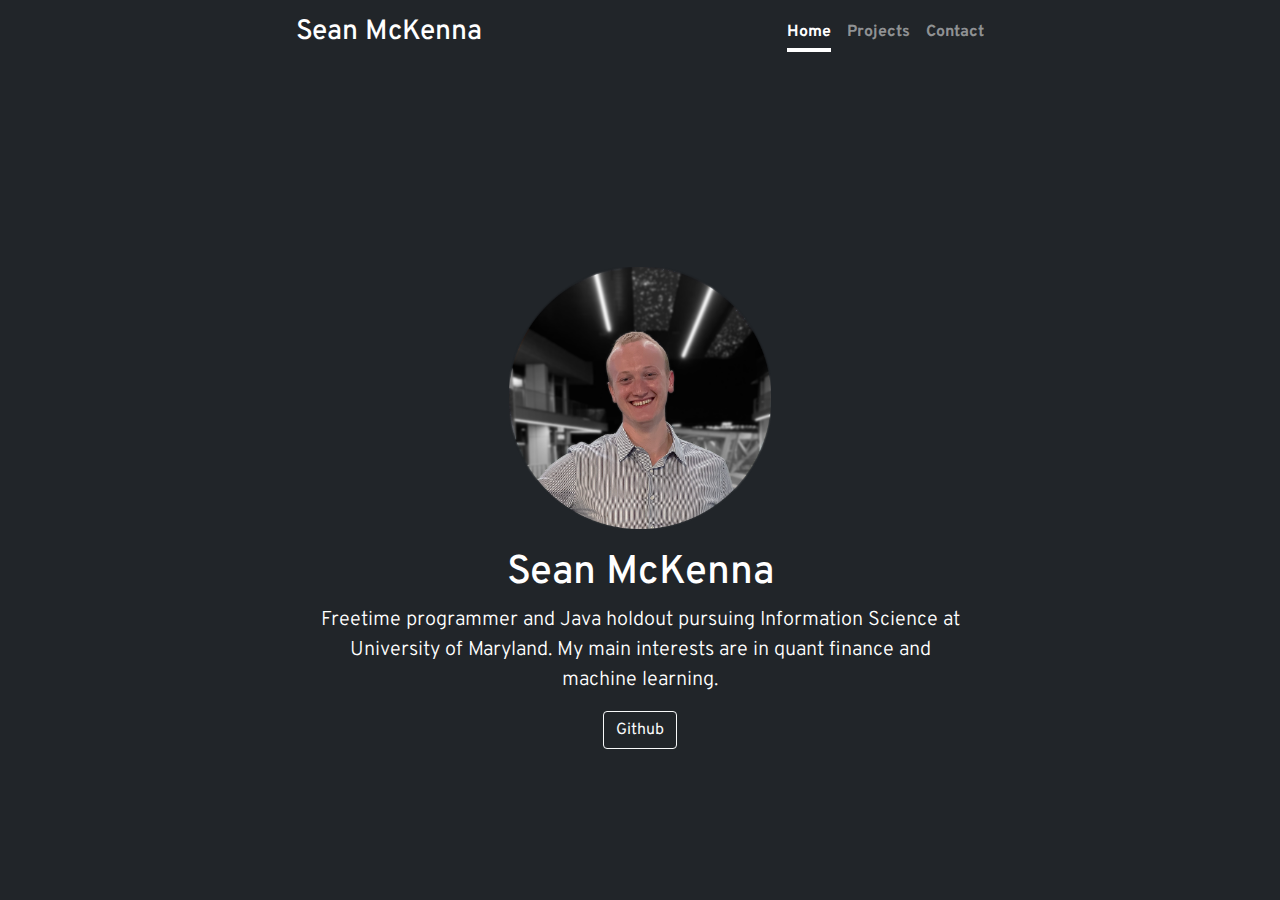
<file: index.html>
<!-- PROJECTS -->
<!doctype html>
<html lang="en" class="h-100">
  <head>
    <meta charset="utf-8">
    <meta name="viewport" content="width=device-width, initial-scale=1">
    <meta name="description" content="Landing page for Sean McKenna">
    <title>Sean McKenna | Home</title>

    <!-- Bootstrap core CSS -->
<link href="bootstrap.min.css" rel="stylesheet">

    <link href="cover.css" rel="stylesheet">
  </head>

  <!-- Navbar-->
<body class="d-flex text-center text-white bg-dark">
<div class="cover-container d-flex w-100 h-100 p-3 mx-auto flex-column">
  <header class="mb-auto">
    <div>
      <h3 class="float-md-start mb-0">Sean McKenna</h3>
      <nav class="nav nav-masthead justify-content-center float-md-end">
        <a class="nav-link active" aria-current="page" href=".">Home</a>
        <a class="nav-link" href="projects">Projects</a>
        <a class="nav-link" href="mailto:&#115;&#101;&#97;&#110;&#64;&#115;&#101;&#97;&#110;&#109;&#99;&#107;&#46;&#110;&#101;&#116;">Contact</a>
      </nav>
    </div>
  </header>
  <!-- Navbar-->
  
  <!-- Main Body-->
  <main class="align-items-center px-3 pt-5">
    <img src="img/profile_img_round_blur.png" width="40%" class="pt-5">
    <p class="pb-1">
    <h1>Sean McKenna</h1>
    <p class="lead">Freetime programmer and Java holdout pursuing Information Science at University of Maryland. My main interests are in quant finance and machine learning.</p>
    <p class="lead">
      <a href="https://github.com/seanmckdev" class="btn btn-outline-light">Github</a>
    </p>
  </main>
  <!-- Main Body-->

  <footer class="mt-auto text-white-50">
  </footer>
</div>
</body>
</html>
</file>
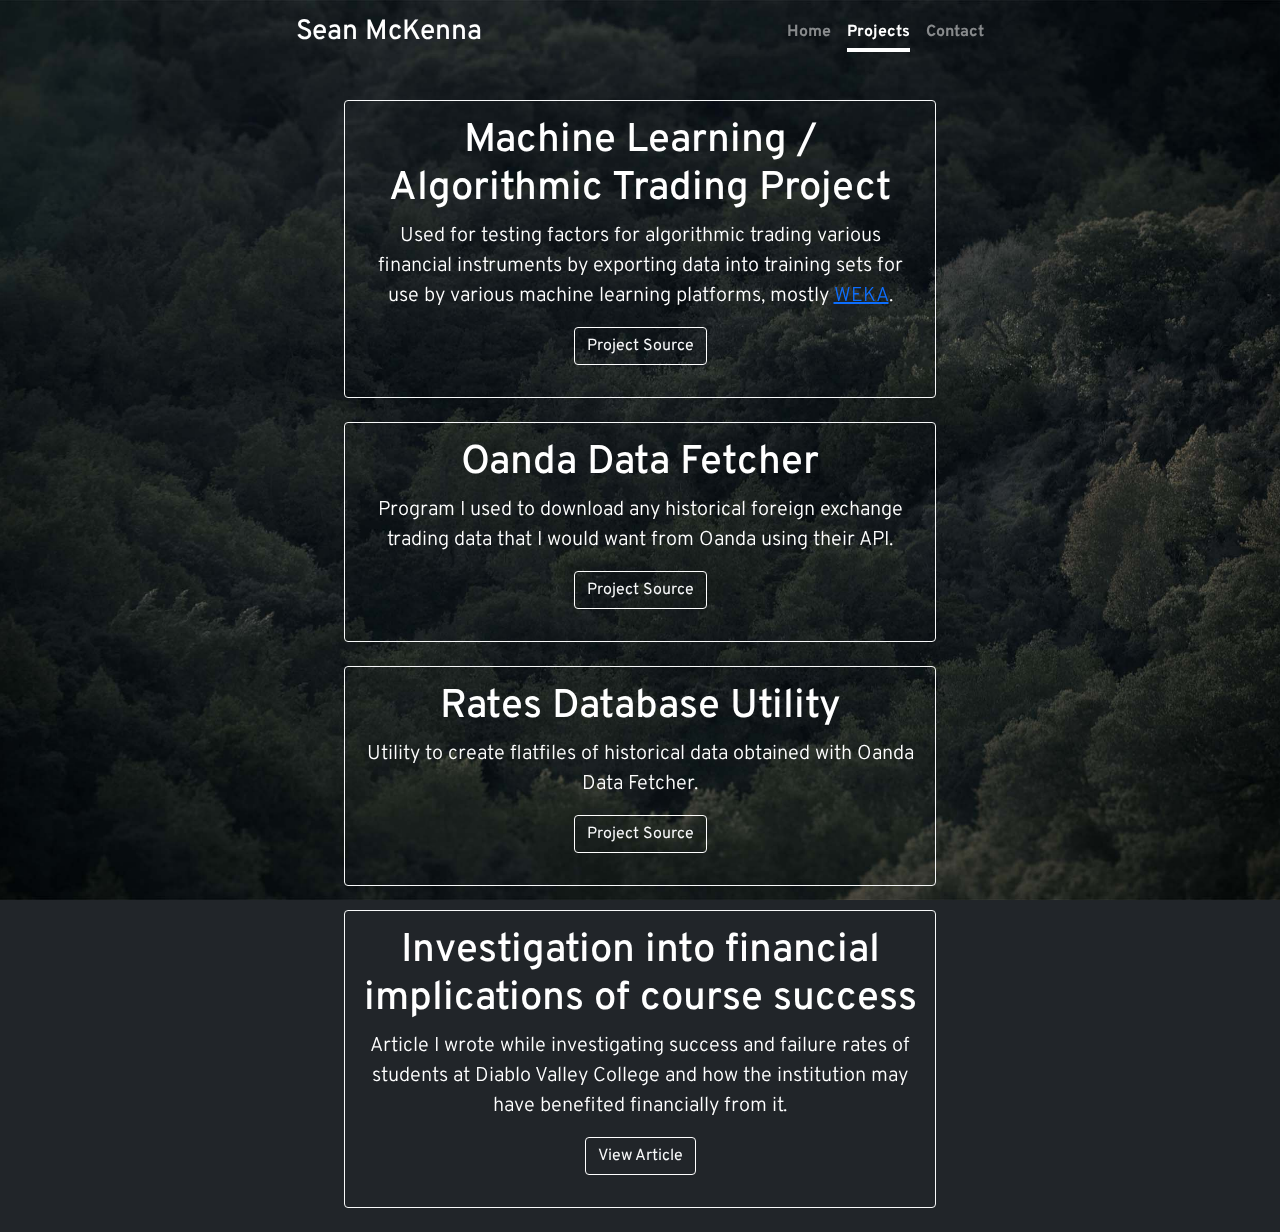
<file: projects/index.html>
<!doctype html>
<html lang="en" class="h-100">
  <head>
    <meta charset="utf-8">
    <meta name="viewport" content="width=device-width, initial-scale=1">
    <meta name="description" content="Projects page for Sean McKenna">
    <title>Sean McKenna | Projects</title>

    <link rel="canonical" href="https://getbootstrap.com/docs/5.0/examples/cover/">

    

    <!-- Bootstrap core CSS -->
<link href="../bootstrap.min.css" rel="stylesheet">
    
<div class='background-image-static'></div>

    <!-- Navbar-->
    <link href="../cover.css" rel="stylesheet">
  </head>
<body class="d-flex text-center text-white bg-dark">
<div class="cover-container d-flex w-100 h-100 p-3 mx-auto flex-column ">
  <header class="mb-auto">
    <div>
      <h3 class="float-md-start mb-0">Sean McKenna</h3>
      <nav class="nav nav-masthead justify-content-center float-md-end">
        <a class="nav-link" href="..">Home</a>
        <a class="nav-link active" aria-current="page" href=".">Projects</a>
        <a class="nav-link" href="mailto:&#115;&#101;&#97;&#110;&#64;&#115;&#101;&#97;&#110;&#109;&#99;&#107;&#46;&#110;&#101;&#116;">Contact</a>
      </nav>
    </div>
  </header>
  <!-- Navbar-->

  <!-- Main Body-->
  <main class="my-5 px-5">
    
    <div class="p-3 border border-light rounded">
      <h1>Machine Learning / Algorithmic Trading Project</h1>
      <p class="lead">Used for testing factors for algorithmic trading various financial instruments by exporting data into training sets for use by various machine learning platforms, mostly <a href="https://www.cs.waikato.ac.nz/ml/weka/">WEKA</a>.</p>
      <p class="lead">
        <a href="https://github.com/seanmckennadev/MachineLearningFinanceProject" class="btn btn-outline-light border-white">Project Source</a>
      </p>
    </div>
    <div class="pb-4"></div>
  
    <div class="p-3 border border-light rounded">
      <h1>Oanda Data Fetcher</h1>
      <p class="lead">Program I used to download any historical foreign exchange trading data that I would want from Oanda using their API.</p>
      <p class="lead">
        <a href="https://github.com/seanmckennadev/OandaDataFetcher" class="btn btn-outline-light border-white">Project Source</a>
      </p>
    </div>
    <div class="pb-4"></div>

    <div class="p-3 border border-light rounded">
      <h1>Rates Database Utility</h1>
      <p class="lead">Utility to create flatfiles of historical data obtained with Oanda Data Fetcher.</p>
      <p class="lead">
        <a href="https://github.com/seanmckennadev/RatesDatabaseDownloader" class="btn btn-outline-light border-white">Project Source</a>
      </p>
    </div>
    <div class="pb-4"></div>

    <div class="p-3 border border-light rounded">
      <h1>Investigation into financial implications of course success</h1>
      <p class="lead">Article I wrote while investigating success and failure rates of students at Diablo Valley College and how the institution may have benefited financially from it.</p>
      <p class="lead">
        <a href="https://www.dvcinquirer.com/news/2019/02/14/millions-of-dollars-lost-from-failed-courses-at-dvc/" class="btn btn-outline-light border-white">View Article</a>
      </p>
    </div>
    <div class="pb-4"></div>
  </main>
  <!-- Main Body-->

  <footer class="mt-auto text-white-50">
    <!-- <p>Cover template for <a href="https://getbootstrap.com/" class="text-white">Bootstrap</a>, by <a href="https://twitter.com/mdo" class="text-white">@mdo</a>.</p> -->
  </footer>
</div>
</body>
</html>
</file>
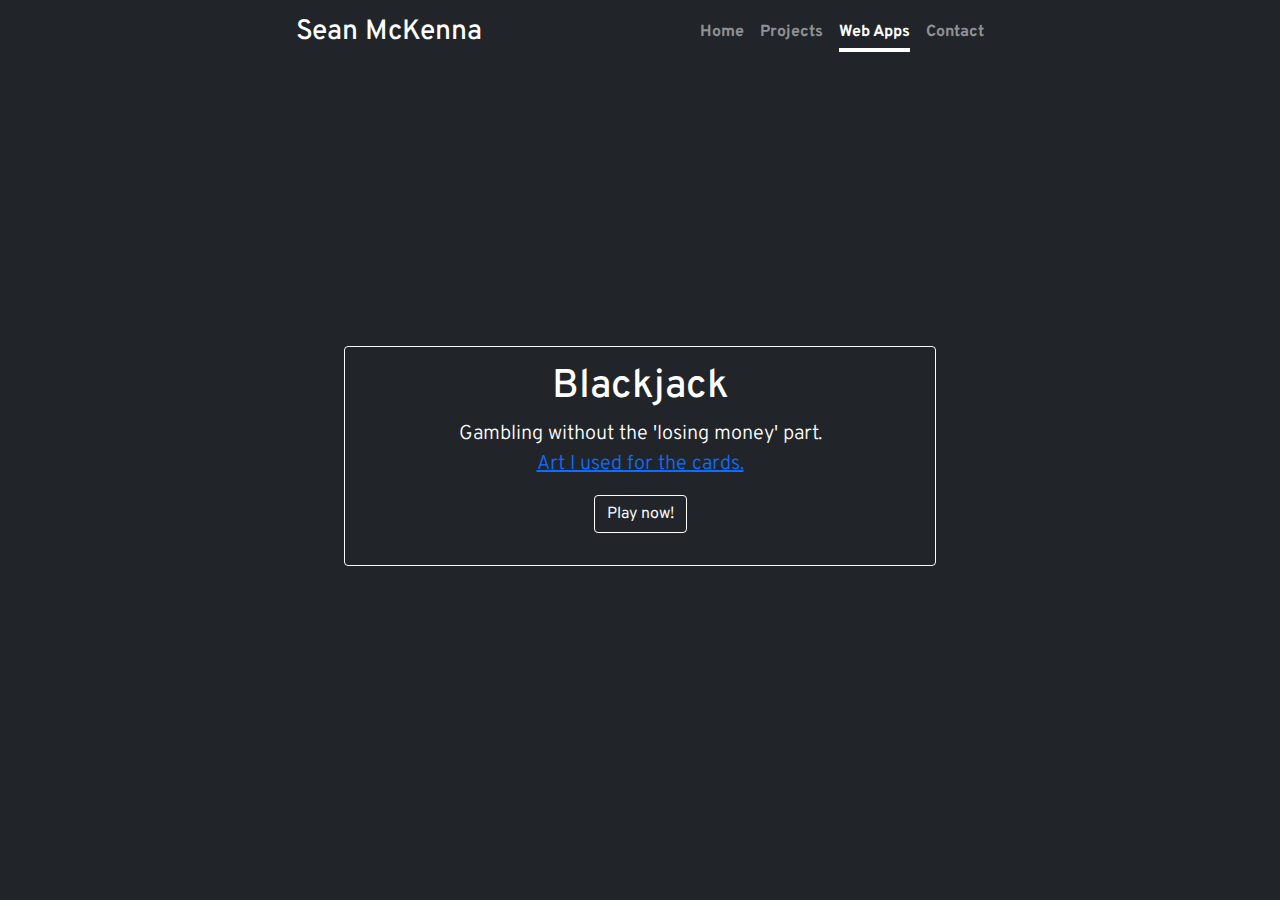
<file: webapps/index.html>
<!doctype html>
<html lang="en" class="h-100">
  <head>
    <meta charset="utf-8">
    <meta name="viewport" content="width=device-width, initial-scale=1">
    <meta name="description" content="Web apps page for Sean McKenna">
    <title>Sean McKenna | Web Apps</title>

    <link rel="canonical" href="https://getbootstrap.com/docs/5.0/examples/cover/">

    

    <!-- Bootstrap core CSS -->
<link href="../bootstrap.min.css" rel="stylesheet">

    <!-- Navbar-->
    <link href="../cover.css" rel="stylesheet">
  </head>
<body class="d-flex text-center text-white bg-dark">
<div class="cover-container d-flex w-100 h-100 p-3 mx-auto flex-column ">
  <header class="mb-auto">
    <div>
      <h3 class="float-md-start mb-0">Sean McKenna</h3>
      <nav class="nav nav-masthead justify-content-center float-md-end">
        <a class="nav-link" href="..">Home</a>
        <a class="nav-link" href="../projects">Projects</a>
        <a class="nav-link active" aria-current="page" href=".">Web Apps</a>
        <a class="nav-link" href="mailto:&#115;&#101;&#97;&#110;&#64;&#115;&#101;&#97;&#110;&#109;&#99;&#107;&#46;&#110;&#101;&#116;">Contact</a>
      </nav>
    </div>
  </header>
  <!-- Navbar-->

  <!-- Main Body-->
  <main class="my-5 px-5">
    
    <div class="p-3 border border-light rounded">
      <h1>Blackjack</h1>
      <p class="lead">Gambling without the 'losing money' part. <br> <a href="https://ivoryred.itch.io/pixel-poker-cards">Art I used for the cards.</a> </p>
      
      <p class="lead">
        <a href="blackjack" class="btn btn-outline-light border-white">Play now!</a>
      </p>
    </div>
    <div class="pb-4"></div>

  </main>
  <!-- Main Body-->

  <footer class="mt-auto text-white-50">
    <!-- <p>Cover template for <a href="https://getbootstrap.com/" class="text-white">Bootstrap</a>, by <a href="https://twitter.com/mdo" class="text-white">@mdo</a>.</p> -->
  </footer>
</div>
</body>
</html>
</file>
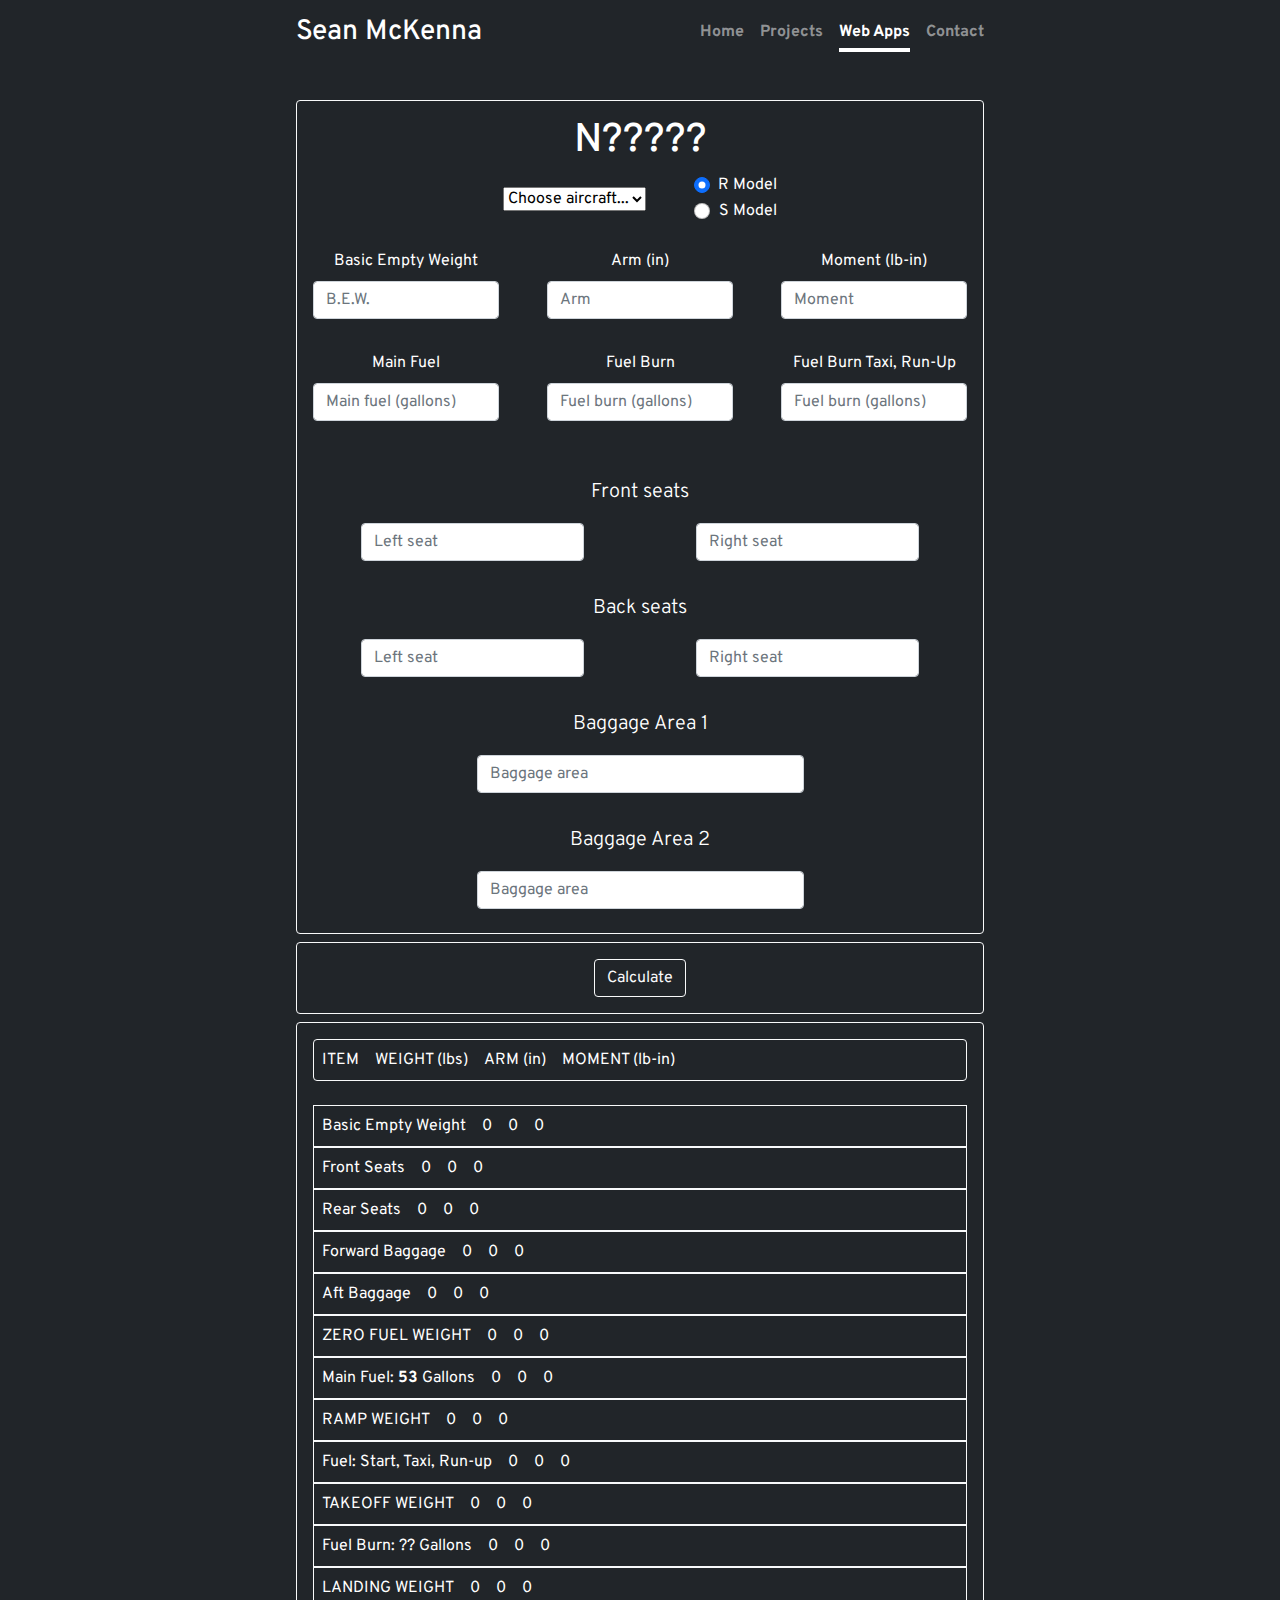
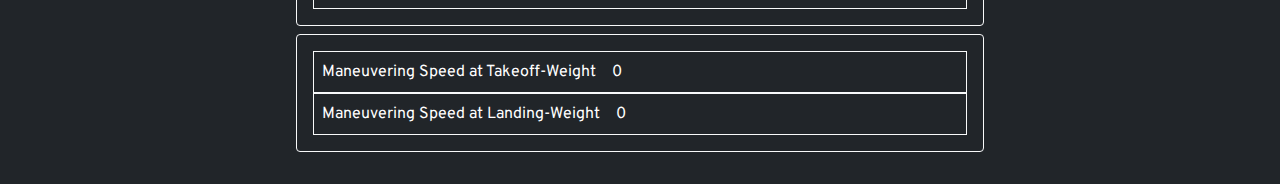
<file: webapps/WeightBalance/index.html>
<!doctype html>
<html lang="en" class="h-100">
  <head>
    <meta charset="utf-8">
    <meta name="viewport" content="width=device-width, initial-scale=1">
    <meta name="description" content="Weight and balance calculator">
    <title>Sean McKenna | Web Apps</title>

    <link rel="canonical" href="https://getbootstrap.com/docs/5.0/examples/cover/">

    

    <!-- Bootstrap core CSS -->
<link href="../../bootstrap.min.css" rel="stylesheet">

    <!-- Navbar-->
    <link href="../../cover.css" rel="stylesheet">
  </head>
<body class="d-flex text-center text-white bg-dark">
<div class="cover-container d-flex w-100 h-100 p-3 mx-auto flex-column ">
  <header class="mb-auto">
    <div>
      <h3 class="float-md-start mb-0">Sean McKenna</h3>
      <nav class="nav nav-masthead justify-content-center float-md-end">
        <a class="nav-link" href="../../">Home</a>
        <a class="nav-link" href="../../projects">Projects</a>
        <a class="nav-link active" aria-current="page" href="../">Web Apps</a>
        <a class="nav-link" href="mailto:&#115;&#101;&#97;&#110;&#64;&#115;&#101;&#97;&#110;&#109;&#99;&#107;&#46;&#110;&#101;&#116;">Contact</a>
      </nav>
    </div>
  </header>
  <!-- Navbar-->

  <!-- Main Body-->
  <main class="my-5 px-10 md-auto">
    <script src="main.js"></script>
    <div class="p-3 border border-light rounded">
      <h1 id="tailNumber">N?????</h1>
      <div class="d-flex gap-5 align-items-center justify-content-sm-center">
        <!-- Column 1: Tail number dropdown -->
        <div>
          <select class="custom-select mr-sm-2" id="inlineFormCustomSelect">
            <option selected>Choose aircraft...</option>
            <option>N138ME</option>
            <option>N211TD</option>
            <option>N2477F</option>
            <option>N427EP</option>
            <option>N664CA</option>
            <option>N9501F</option>
            <option>N98436</option>
          </select>
        </div>

        <!-- Column 2: R/S Model radio buttons -->
        <div class="d-flex flex-column">
          <div class="form-check">
            <input class="form-check-input" type="radio" name="gridRadios" id="rModelSel" value="option1" checked>
            <label class="form-check-label" for="gridRadios1">R Model</label>
          </div>
          <div class="form-check">
            <input class="form-check-input" type="radio" name="gridRadios" id="sModelSel" value="option2">
            <label class="form-check-label" for="gridRadios2">S Model</label>
          </div>
        </div>
      </div>
      <br>
      <div class="mb-2 d-flex gap-5 justify-content-sm-center align-items-center">
          <div class="form-outline" style="width: 40%;">
            <label for="basicEmptyWeightInput" class="form-label">Basic Empty Weight</label>
            <input type="number" id="basicEmptyWeightInput" class="number-input form-control" placeholder="B.E.W." />
          </div>
          <div class="form-outline" style="width: 40%;">
            <label for="armInput" class="form-label">Arm (in)</label>
            <input type="number" id="armInput" class="number-input form-control" placeholder="Arm" />
          </div>
          <div class="form-outline" style="width: 40%;">
            <label for="momentInput" class="form-label">Moment (lb-in)</label>
            <input type="number" id="momentInput" class="number-input form-control" placeholder="Moment" />
          </div>
      </div>
      <br>
      <div class="mb-2 d-flex gap-5 justify-content-sm-center align-items-center">
          <div class="form-outline" style="width: 40%;">
            <label for="mainFuelInput" class="form-label">Main Fuel</label>
            <input type="number" id="mainFuelInput" class="number-input form-control" placeholder="Main fuel (gallons)" />
          </div>
          <div class="form-outline" style="width: 40%;">
            <label for="fuelBurnInput" class="form-label">Fuel Burn</label>
            <input type="number" id="fuelBurnInput" class="number-input form-control" placeholder="Fuel burn (gallons)" />
          </div>
          <div class="form-outline" style="width: 40%;">
            <label for="fuelBurnRunupInput" class="form-label">Fuel Burn Taxi, Run-Up</label>
            <input type="number" id="fuelBurnRunupInput" class="number-input form-control" placeholder="Fuel burn (gallons)" />
          </div>
      </div>
      <br>
      <br>
      <p class="lead">Front seats</p>
      <div class="mb-2 mx-5 d-flex gap-5 justify-content-between align-items-center">
          <div class="form-outline" style="width: 40%;">
            <input type="number" id="leftFrontInput" class="number-input form-control" placeholder="Left seat" />
          </div>
          <div class="form-outline" style="width: 40%;">
            <input type="number" id="rightFrontInput" class="number-input form-control" placeholder="Right seat" />
          </div>
      </div>
      <br>
      <p class="lead">Back seats</p>
      <div class="mb-2 mx-5 d-flex gap-5 justify-content-between align-items-center">
          <div class="form-outline" style="width: 40%;">
            <input type="number" id="leftBackInput" class="number-input form-control" placeholder="Left seat" />
          </div>
          <div class="form-outline" style="width: 40%;">
            <input type="number" id="rightBackInput" class="number-input form-control" placeholder="Right seat" />
          </div>
      </div>
      <br>
      <p class="lead">Baggage Area 1</p>
      <div class="mb-2 d-flex gap-5 justify-content-sm-center align-items-center">
          <div class="form-outline" style="width: 50%;">
            <input type="number" id="forwardBaggageInput" class="number-input form-control" placeholder="Baggage area" />
          </div>
      </div>
      <br>
      <p class="lead">Baggage Area 2</p>
      <div class="mb-2 d-flex gap-5 justify-content-sm-center align-items-center">
          <div class="form-outline" style="width: 50%;">
            <input type="number" id="aftBaggageInput" class="number-input form-control" placeholder="Baggage area" />
          </div>
      </div>
    </div>

    <div class="my-2 p-3 border border-light rounded">
       <button id="calculateWB" class="btn btn-outline-light">Calculate</button>
    </div>

    <div class="my-2 p-3 border border-light rounded">
      <div class="d-flex flex-row border border-light rounded">
        <div class="p-2 flex-item highlight">ITEM</div>
        <div class="p-2 flex-item highlight">WEIGHT (lbs)</div>
        <div class="p-2 flex-item highlight">ARM (in)</div>
        <div class="p-2 flex-item highlight">MOMENT (lb-in)</div>
      </div>
      <br>
      <div class="d-flex flex-row border border-light" id="row-basic-empty-weight">
        <div class="p-2 flex-item">Basic Empty Weight</div>
        <div class="p-2 flex-item" id="weight-basic-empty-weight">0</div>
        <div class="p-2 flex-item" id="arm-basic-empty-weight">0</div>
        <div class="p-2 flex-item" id="moment-basic-empty-weight">0</div>
      </div>

      <div class="d-flex flex-row border border-light" id="row-front-seats">
        <div class="p-2 flex-item">Front Seats</div>
        <div class="p-2 flex-item" id="weight-front-seats">0</div>
        <div class="p-2 flex-item" id="arm-front-seats">0</div>
        <div class="p-2 flex-item" id="moment-front-seats">0</div>
      </div>

      <div class="d-flex flex-row border border-light" id="row-rear-seats">
        <div class="p-2 flex-item">Rear Seats</div>
        <div class="p-2 flex-item" id="weight-rear-seats">0</div>
        <div class="p-2 flex-item" id="arm-rear-seats">0</div>
        <div class="p-2 flex-item" id="moment-rear-seats">0</div>
      </div>

      <div class="d-flex flex-row border border-light" id="row-forward-baggage">
        <div class="p-2 flex-item">Forward Baggage</div>
        <div class="p-2 flex-item" id="weight-forward-baggage">0</div>
        <div class="p-2 flex-item" id="arm-forward-baggage">0</div>
        <div class="p-2 flex-item" id="moment-forward-baggage">0</div>
      </div>

      <div class="d-flex flex-row border border-light" id="row-aft-baggage">
        <div class="p-2 flex-item">Aft Baggage</div>
        <div class="p-2 flex-item" id="weight-aft-baggage">0</div>
        <div class="p-2 flex-item" id="arm-aft-baggage">0</div>
        <div class="p-2 flex-item" id="moment-aft-baggage">0</div>
      </div>

      <div class="d-flex flex-row border border-light" id="row-zero-fuel-weight">
        <div class="p-2 flex-item bold">ZERO FUEL WEIGHT</div>
        <div class="p-2 flex-item" id="weight-zero-fuel-weight">0</div>
        <div class="p-2 flex-item" id="arm-zero-fuel-weight">0</div>
        <div class="p-2 flex-item" id="moment-zero-fuel-weight">0</div>
      </div>

      <div class="d-flex flex-row border border-light" id="row-main-fuel">
        <div class="p-2 flex-item" id="label-main-fuel">Main Fuel: <b>53</b> Gallons</div>
        <div class="p-2 flex-item" id="weight-main-fuel">0</div>
        <div class="p-2 flex-item" id="arm-main-fuel">0</div>
        <div class="p-2 flex-item" id="moment-main-fuel">0</div>
      </div>

      <div class="d-flex flex-row border border-light" id="row-ramp-weight">
        <div class="p-2 flex-item bold">RAMP WEIGHT</div>
        <div class="p-2 flex-item" id="weight-ramp-weight">0</div>
        <div class="p-2 flex-item" id="arm-ramp-weight">0</div>
        <div class="p-2 flex-item" id="moment-ramp-weight">0</div>
      </div>

      <div class="d-flex flex-row border border-light" id="row-fuel-run-up">
        <div class="p-2 flex-item">Fuel: Start, Taxi, Run-up</div>
        <div class="p-2 flex-item" id="weight-fuel-run-up">0</div>
        <div class="p-2 flex-item" id="arm-fuel-run-up">0</div>
        <div class="p-2 flex-item" id="moment-fuel-run-up">0</div>
      </div>

      <div class="d-flex flex-row border border-light" id="row-takeoff-weight">
        <div class="p-2 flex-item highlight">TAKEOFF WEIGHT</div>
        <div class="p-2 flex-item" id="weight-takeoff-weight">0</div>
        <div class="p-2 flex-item" id="arm-takeoff-weight">0</div>
        <div class="p-2 flex-item" id="moment-takeoff-weight">0</div>
      </div>

      <div class="d-flex flex-row border border-light" id="row-fuel-burn">
        <div class="p-2 flex-item" id="label-fuel-burn">Fuel Burn: ?? Gallons</div>
        <div class="p-2 flex-item" id="weight-fuel-burn">0</div>
        <div class="p-2 flex-item" id="arm-fuel-burn">0</div>
        <div class="p-2 flex-item" id="moment-fuel-burn">0</div>
      </div>

      <div class="d-flex flex-row border border-light" id="row-landing-weight">
        <div class="p-2 flex-item highlight" >LANDING WEIGHT</div>
        <div class="p-2 flex-item" id="weight-landing-weight">0</div>
        <div class="p-2 flex-item" id="arm-landing-weight">0</div>
        <div class="p-2 flex-item" id="moment-landing-weight">0</div>
      </div>
    </div>

    <div class="my-2 p-3 border border-light rounded">
      <div class="d-flex flex-row border border-light">
        <div class="p-2 flex-item bold">Maneuvering Speed at Takeoff-Weight</div>
        <div class="p-2 flex-item" id="va-takeoff">0</div>
      </div>
      <div class="d-flex flex-row border border-light">
        <div class="p-2 flex-item bold">Maneuvering Speed at Landing-Weight</div>
        <div class="p-2 flex-item" id="va-landing">0</div>
      </div>
    </div>
    
    <div class="pb-4"></div>

  </main>
  <!-- Main Body-->

  <footer class="mt-auto text-white-50">
    <!-- <p>Cover template for <a href="https://getbootstrap.com/" class="text-white">Bootstrap</a>, by <a href="https://twitter.com/mdo" class="text-white">@mdo</a>.</p> -->
  </footer>
</div>
</body>
</html>
</file>
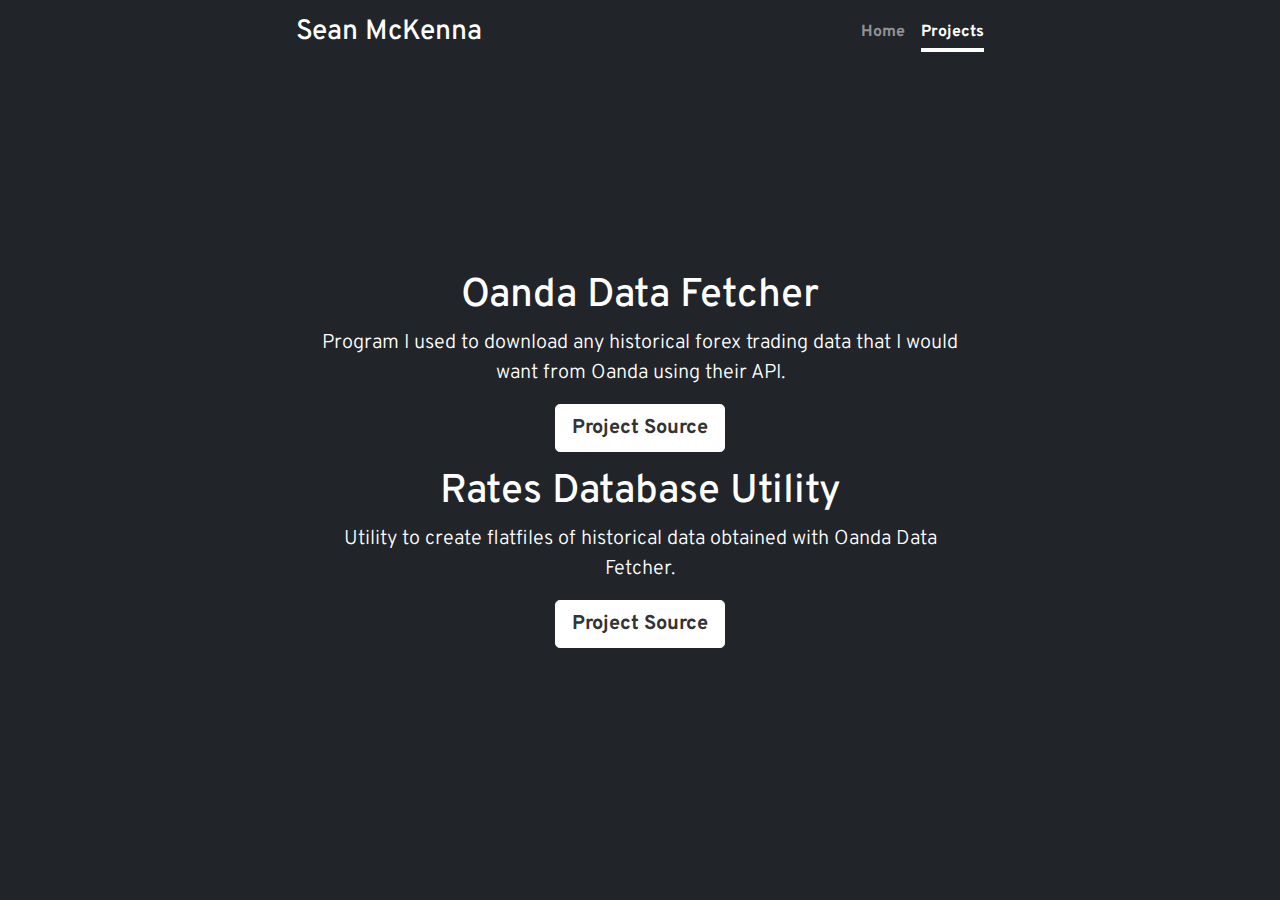
<file: projects.html>
<!doctype html>
<html lang="en" class="h-100">
  <head>
    <meta charset="utf-8">
    <meta name="viewport" content="width=device-width, initial-scale=1">
    <meta name="description" content="Projects page for Sean McKenna">
    <title>Sean McKenna | Projects</title>

    <link rel="canonical" href="https://getbootstrap.com/docs/5.0/examples/cover/">

    

    <!-- Bootstrap core CSS -->
<link href="bootstrap.min.css" rel="stylesheet">

    <style>
      .bd-placeholder-img {
        font-size: 1.125rem;
        text-anchor: middle;
        -webkit-user-select: none;
        -moz-user-select: none;
        user-select: none;
      }

      @media (min-width: 768px) {
        .bd-placeholder-img-lg {
          font-size: 3.5rem;
        }
      }
    </style>

    
    <!-- Custom styles for this template -->
    <link href="cover.css" rel="stylesheet">
  </head>
  <body class="d-flex h-100 text-center text-white bg-dark">
    
<div class="cover-container d-flex w-100 h-100 p-3 mx-auto flex-column">
  <header class="mb-auto">
    <div>
      <h3 class="float-md-start mb-0">Sean McKenna</h3>
      <nav class="nav nav-masthead justify-content-center float-md-end">
        <a class="nav-link" href="index.html">Home</a>
        <a class="nav-link active" aria-current="page" href="projects.html">Projects</a>
      </nav>
    </div>
  </header>

  <main class="px-3">
    <h1>Oanda Data Fetcher</h1>
    <p class="lead">Program I used to download any historical forex trading data that I would want from Oanda using their API.</p>
    <p class="lead">
      <a href="https://github.com/seanmckennadev/OandaDataFetcher" class="btn btn-lg btn-secondary fw-bold border-white bg-white">Project Source</a>
    </p>

    <h1>Rates Database Utility</h1>
    <p class="lead">Utility to create flatfiles of historical data obtained with Oanda Data Fetcher.</p>
    <p class="lead">
      <a href="https://github.com/seanmckennadev/RatesDatabaseDownloader" class="btn btn-lg btn-secondary fw-bold border-white bg-white">Project Source</a>
    </p>
  </main>

  <footer class="mt-auto text-white-50">
    <!-- <p>Cover template for <a href="https://getbootstrap.com/" class="text-white">Bootstrap</a>, by <a href="https://twitter.com/mdo" class="text-white">@mdo</a>.</p> -->
  </footer>
</div>


    
  </body>
</html>
</file>
<file: cover.css>
/*
 * Globals
 */
 @import url('https://fonts.googleapis.com/css2?family=Overpass&display=swap');

*{
  font-family: 'Overpass', sans-serif;
}

/* Custom default button */
.btn-secondary,
.btn-secondary:hover,
.btn-secondary:focus {
  color: #333;
  text-shadow: none; /* Prevent inheritance from `body` */
}


/*
 * Base structure
 */

html {
  height: 100%;
}

body {
  /*text-shadow: 0 .05rem .1rem rgba(0, 0, 0, .5);
  box-shadow: inset 0 0 5rem rgba(0, 0, 0, .5);
  position: fixed;
  content: "";
  display: block;
  left: 0;
  top: 0;*/
  width: 100%;
  height: 100%;

  /*background: url(img/trees_background_tiltshift.jpg) no-repeat center center fixed; 
  -webkit-background-size: cover;
  -moz-background-size: cover;
  -o-background-size: cover;
  background-size: cover;*/

  /*background-image: url('img/trees_background_tiltshift.jpg');
    min-width: 100%;
    min-height: 100%;
    background-repeat: no-repeat;
    background-position: center;
    background-size: cover;
    -webkit-background-size: cover;
    -moz-background-size: cover;
    -o-background-size: cover;*/
}

.background-image-static {
  position: fixed;
  right: 0;
  bottom: 0;
  min-width: 100%;
  min-height: 100%;
  width: auto;
  height: auto;
  z-index: -100;
  margin: 0;
  background: url('img/trees_background_tiltshift.jpg') center center no-repeat;
  -webkit-background-size: cover;
  -moz-background-size: cover;
  -o-background-size: cover;
  background-size: cover;
  }

.cover-container {
  max-width: 45em;
}

/*
 * Header
 */

.nav-masthead .nav-link {
  padding: .25rem 0;
  font-weight: 700;
  color: rgba(255, 255, 255, .5);
  background-color: transparent;
  border-bottom: .25rem solid transparent;
}

.nav-masthead .nav-link:hover,
.nav-masthead .nav-link:focus {
  border-bottom-color: rgba(255, 255, 255, .25);
}

.nav-masthead .nav-link + .nav-link {
  margin-left: 1rem;
}

.nav-masthead .active {
  color: #fff;
  border-bottom-color: #fff;
}
</file>
